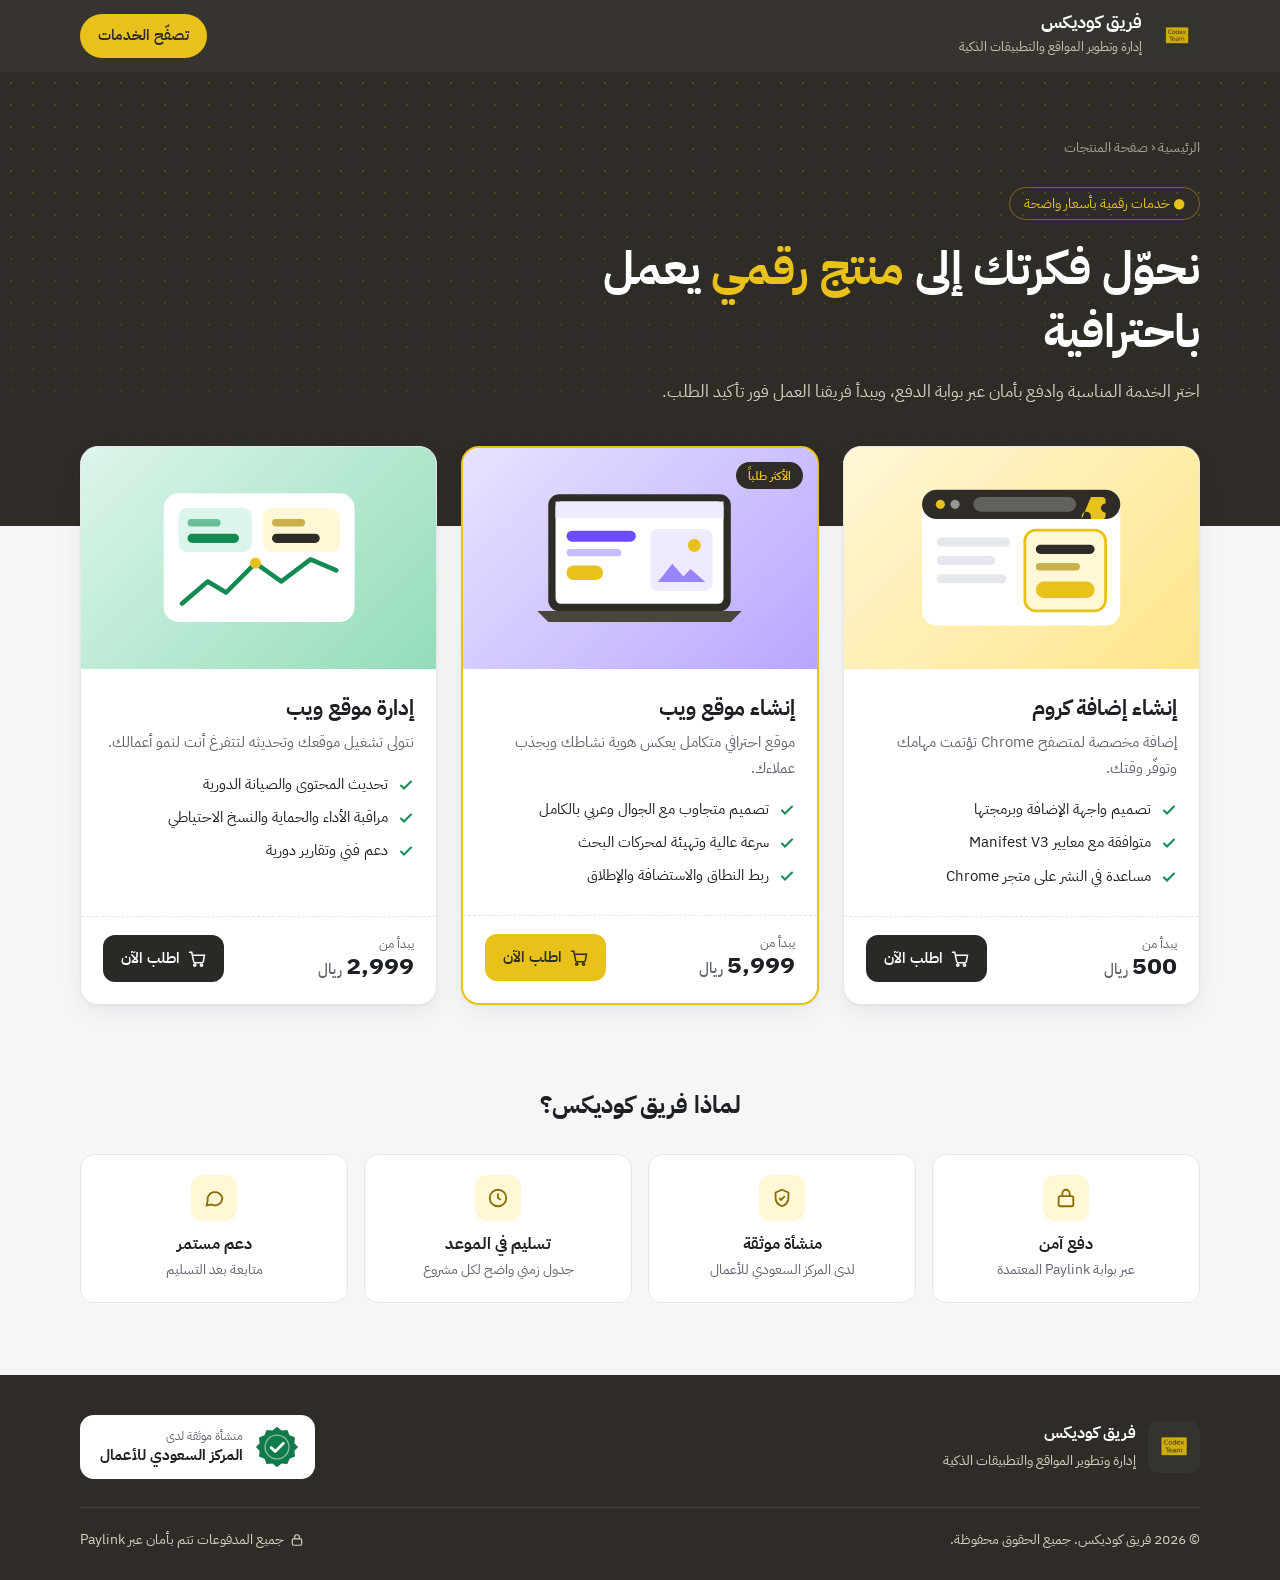
<file: index.html>
<!doctype html>
<html lang="ar" dir="rtl">
<head>
<meta charset="utf-8">
<meta name="viewport" content="width=device-width, initial-scale=1">
<title>فريق كوديكس | خدماتنا</title>
<meta name="description" content="فريق كوديكس — إدارة وتطوير المواقع والتطبيقات الذكية. اطلب خدمتك وادفع بأمان.">
<link rel="icon" href="assets/logo.png">
<link rel="preconnect" href="https://fonts.googleapis.com">
<link rel="preconnect" href="https://fonts.gstatic.com" crossorigin>
<link href="https://fonts.googleapis.com/css2?family=IBM+Plex+Sans+Arabic:wght@400;500;600;700&display=swap" rel="stylesheet">
<style>
  :root {
    --bg: #f5f6f8;
    --surface: #ffffff;
    --ink: #1c1f24;
    --muted: #5d6470;
    --line: #e4e7ec;
    --brand: #e8c21a;       /* أصفر الشعار */
    --brand-ink: #2f2c27;   /* خلفية الشعار */
    --accent: #2b2925;
    --ok: #138a52;
    --radius: 18px;
    --shadow: 0 1px 2px rgba(16,24,40,.05), 0 8px 24px rgba(16,24,40,.06);
  }
  * { box-sizing: border-box; margin: 0; padding: 0; }
  html { scroll-behavior: smooth; }
  body {
    font-family: "IBM Plex Sans Arabic", system-ui, sans-serif;
    background: var(--bg);
    color: var(--ink);
    line-height: 1.7;
    -webkit-font-smoothing: antialiased;
  }
  a { color: inherit; text-decoration: none; }
  .wrap { max-width: 1160px; margin: 0 auto; padding: 0 20px; }

  /* الهيدر */
  header {
    position: sticky; top: 0; z-index: 10;
    background: rgba(47,44,39,.96);
    backdrop-filter: blur(8px);
    color: #fff;
  }
  .nav { display: flex; align-items: center; justify-content: space-between; height: 72px; gap: 16px; }
  .brand { display: flex; align-items: center; gap: 12px; }
  .brand img { width: 46px; height: 46px; border-radius: 10px; }
  .brand b { font-size: 1.15rem; display: block; line-height: 1.2; }
  .brand small { color: #c9c4b8; font-size: .82rem; }
  .nav-cta {
    background: var(--brand); color: var(--brand-ink);
    padding: 9px 18px; border-radius: 999px; font-weight: 600; font-size: .92rem;
    transition: transform .15s;
  }
  .nav-cta:hover { transform: translateY(-1px); }

  /* البطل */
  .hero {
    background: var(--brand-ink);
    color: #fff;
    padding: 64px 0 120px;
    position: relative; overflow: hidden;
  }
  .hero::before {
    content: ""; position: absolute; inset: 0;
    background-image: radial-gradient(rgba(232,194,26,.18) 1px, transparent 1px);
    background-size: 22px 22px;
    mask-image: linear-gradient(to bottom, #000 30%, transparent);
  }
  .hero .wrap { position: relative; }
  .pill {
    display: inline-flex; align-items: center; gap: 8px;
    border: 1px solid rgba(232,194,26,.4); color: var(--brand);
    padding: 4px 14px; border-radius: 999px; font-size: .85rem; margin-bottom: 18px;
  }
  .hero h1 { font-size: clamp(1.8rem, 4.5vw, 2.9rem); line-height: 1.35; font-weight: 700; max-width: 720px; }
  .hero h1 span { color: var(--brand); }
  .hero p { color: #d6d1c6; max-width: 600px; margin-top: 14px; font-size: 1.05rem; }
  .crumbs { font-size: .85rem; color: #a9a397; margin-bottom: 28px; }
  .crumbs a:hover { color: #fff; }

  /* المنتجات */
  .products { margin-top: -80px; position: relative; padding-bottom: 72px; }
  .grid { display: grid; grid-template-columns: repeat(3, 1fr); gap: 24px; }
  .card {
    background: var(--surface); border-radius: var(--radius);
    box-shadow: var(--shadow); border: 1px solid var(--line);
    display: flex; flex-direction: column; overflow: hidden;
    transition: transform .2s, box-shadow .2s;
  }
  .card:hover { transform: translateY(-4px); box-shadow: 0 2px 4px rgba(16,24,40,.06), 0 18px 40px rgba(16,24,40,.12); }
  .card.featured { border: 2px solid var(--brand); }
  .thumb { aspect-ratio: 16/10; display: grid; place-items: center; position: relative; }
  .thumb svg { width: 62%; height: auto; }
  .t1 { background: linear-gradient(135deg, #fff7d6, #ffe58a); }
  .t2 { background: linear-gradient(135deg, #e9e3ff, #b9a6ff); }
  .t3 { background: linear-gradient(135deg, #dcf5ea, #93dcb9); }
  .badge {
    position: absolute; top: 14px; right: 14px;
    background: var(--brand-ink); color: var(--brand);
    font-size: .78rem; font-weight: 600; padding: 3px 12px; border-radius: 999px;
  }
  .body { padding: 22px 22px 8px; flex: 1; }
  .body h2 { font-size: 1.3rem; font-weight: 700; }
  .body .sub { color: var(--muted); font-size: .93rem; margin-top: 4px; }
  .feats { list-style: none; margin-top: 16px; display: grid; gap: 8px; }
  .feats li { display: flex; gap: 10px; align-items: flex-start; font-size: .93rem; }
  .feats svg { flex: none; margin-top: 5px; color: var(--ok); }
  .foot {
    display: flex; align-items: center; justify-content: space-between; gap: 12px;
    padding: 18px 22px 22px; border-top: 1px dashed var(--line); margin-top: 18px;
  }
  .price { line-height: 1.2; }
  .price small { color: var(--muted); font-size: .8rem; display: block; }
  .price b { font-size: 1.55rem; font-weight: 700; }
  .price b span { font-size: .95rem; font-weight: 500; color: var(--muted); margin-inline-start: 4px; }
  .buy {
    display: inline-flex; align-items: center; gap: 8px;
    background: var(--accent); color: #fff;
    padding: 11px 18px; border-radius: 12px; font-weight: 600; font-size: .95rem;
    transition: background .15s;
    white-space: nowrap;
  }
  .buy:hover { background: #000; }
  .featured .buy { background: var(--brand); color: var(--brand-ink); }
  .featured .buy:hover { background: #d4af0e; }

  /* لماذا نحن */
  .why { padding: 8px 0 72px; }
  .why h3 { text-align: center; font-size: 1.5rem; margin-bottom: 28px; }
  .why-grid { display: grid; grid-template-columns: repeat(4, 1fr); gap: 16px; }
  .why-item {
    background: var(--surface); border: 1px solid var(--line); border-radius: 14px;
    padding: 20px; text-align: center;
  }
  .why-item .ic {
    width: 46px; height: 46px; border-radius: 12px; margin: 0 auto 10px;
    background: #fff7d6; color: #8a6d00; display: grid; place-items: center;
  }
  .why-item b { display: block; }
  .why-item p { color: var(--muted); font-size: .88rem; }

  /* الفوتر */
  footer { background: var(--brand-ink); color: #d6d1c6; padding: 40px 0 28px; }
  .f-top { display: flex; justify-content: space-between; align-items: center; gap: 24px; flex-wrap: wrap; }
  .f-brand { display: flex; gap: 12px; align-items: center; }
  .f-brand img { width: 52px; height: 52px; border-radius: 10px; }
  .f-brand b { color: #fff; display: block; }
  .f-brand small { font-size: .85rem; }
  .sbc {
    display: flex; align-items: center; gap: 12px;
    background: #fff; color: var(--ink);
    padding: 10px 16px 10px 20px; border-radius: 14px;
    transition: transform .15s;
  }
  .sbc:hover { transform: translateY(-2px); }
  .sbc .seal { width: 44px; height: 44px; flex: none; }
  .sbc small { display: block; color: var(--muted); font-size: .75rem; line-height: 1.3; }
  .sbc b { font-size: .92rem; line-height: 1.4; display: block; }
  .f-bottom {
    border-top: 1px solid rgba(255,255,255,.1); margin-top: 28px; padding-top: 20px;
    display: flex; justify-content: space-between; flex-wrap: wrap; gap: 8px; font-size: .86rem;
  }
  .secure { display: inline-flex; gap: 6px; align-items: center; }

  @media (max-width: 960px) {
    .grid { grid-template-columns: 1fr 1fr; }
    .why-grid { grid-template-columns: 1fr 1fr; }
  }
  @media (max-width: 640px) {
    .wrap { padding: 0 16px; }
    .grid, .why-grid { grid-template-columns: 1fr; }
    .brand small { display: none; }
    .hero { padding: 40px 0 100px; }
    .f-top { flex-direction: column; align-items: flex-start; }
    .f-bottom { flex-direction: column; }
  }
</style>
</head>
<body>

<header>
  <div class="wrap nav">
    <a class="brand" href="#">
      <img src="assets/logo.png" alt="شعار فريق كوديكس">
      <span><b>فريق كوديكس</b><small>إدارة وتطوير المواقع والتطبيقات الذكية</small></span>
    </a>
    <a class="nav-cta" href="#products">تصفّح الخدمات</a>
  </div>
</header>

<section class="hero">
  <div class="wrap">
    <nav class="crumbs"><a href="#">الرئيسية</a> ‹ صفحة المنتجات</nav>
    <span class="pill">● خدمات رقمية بأسعار واضحة</span>
    <h1>نحوّل فكرتك إلى <span>منتج رقمي</span> يعمل باحترافية</h1>
    <p>اختر الخدمة المناسبة وادفع بأمان عبر بوابة الدفع، ويبدأ فريقنا العمل فور تأكيد الطلب.</p>
  </div>
</section>

<main class="products" id="products">
  <div class="wrap grid">

    <!-- إضافة كروم -->
    <article class="card">
      <div class="thumb t1">
        <svg viewBox="0 0 120 90" fill="none" aria-hidden="true">
          <rect x="6" y="8" width="108" height="74" rx="8" fill="#fff"/>
          <rect x="6" y="8" width="108" height="16" rx="8" fill="#2f2c27"/>
          <circle cx="16" cy="16" r="2.5" fill="#e8c21a"/><circle cx="24" cy="16" r="2.5" fill="#fff" opacity=".5"/>
          <rect x="34" y="12" width="56" height="8" rx="4" fill="#fff" opacity=".25"/>
          <path d="M98 12h6a2 2 0 012 2v1.5a2.5 2.5 0 100 5V22a2 2 0 01-2 2h-6v-1.5a2.5 2.5 0 10-5 0V24" fill="#e8c21a"/>
          <rect x="62" y="30" width="44" height="44" rx="6" fill="#fff7d6" stroke="#e8c21a" stroke-width="1.5"/>
          <rect x="68" y="38" width="32" height="5" rx="2.5" fill="#2f2c27"/>
          <rect x="68" y="48" width="24" height="4" rx="2" fill="#c9b04a"/>
          <rect x="68" y="58" width="32" height="9" rx="4.5" fill="#e8c21a"/>
          <rect x="14" y="34" width="40" height="5" rx="2.5" fill="#e4e7ec"/>
          <rect x="14" y="44" width="32" height="5" rx="2.5" fill="#e4e7ec"/>
          <rect x="14" y="54" width="38" height="5" rx="2.5" fill="#e4e7ec"/>
        </svg>
      </div>
      <div class="body">
        <h2>إنشاء إضافة كروم</h2>
        <p class="sub">إضافة مخصصة لمتصفح Chrome تؤتمت مهامك وتوفّر وقتك.</p>
        <ul class="feats">
          <li><svg width="16" height="16" viewBox="0 0 16 16"><path d="M3 8.5l3 3 7-7" stroke="currentColor" stroke-width="2" fill="none" stroke-linecap="round"/></svg>تصميم واجهة الإضافة وبرمجتها</li>
          <li><svg width="16" height="16" viewBox="0 0 16 16"><path d="M3 8.5l3 3 7-7" stroke="currentColor" stroke-width="2" fill="none" stroke-linecap="round"/></svg>متوافقة مع معايير Manifest V3</li>
          <li><svg width="16" height="16" viewBox="0 0 16 16"><path d="M3 8.5l3 3 7-7" stroke="currentColor" stroke-width="2" fill="none" stroke-linecap="round"/></svg>مساعدة في النشر على متجر Chrome</li>
        </ul>
      </div>
      <div class="foot">
        <div class="price"><small>يبدأ من</small><b>500<span>ريال</span></b></div>
        <a class="buy" href="https://store.paylink.sa/CodexTeam/product/3112719100012533" target="_blank" rel="noopener">
          <svg width="18" height="18" viewBox="0 0 24 24" fill="none" stroke="currentColor" stroke-width="2" stroke-linecap="round"><circle cx="9" cy="20" r="1.5"/><circle cx="18" cy="20" r="1.5"/><path d="M2 3h3l2.6 12.4a2 2 0 002 1.6h8.8a2 2 0 002-1.6L22 7H6"/></svg>
          اطلب الآن
        </a>
      </div>
    </article>

    <!-- إنشاء موقع -->
    <article class="card featured">
      <div class="thumb t2">
        <span class="badge">الأكثر طلباً</span>
        <svg viewBox="0 0 120 90" fill="none" aria-hidden="true">
          <rect x="10" y="10" width="100" height="64" rx="6" fill="#2f2c27"/>
          <rect x="14" y="14" width="92" height="56" rx="3" fill="#fff"/>
          <rect x="14" y="14" width="92" height="9" fill="#efeaff"/>
          <rect x="20" y="30" width="38" height="6" rx="3" fill="#6d4cff"/>
          <rect x="20" y="40" width="30" height="4" rx="2" fill="#c8bcff"/>
          <rect x="20" y="49" width="20" height="8" rx="4" fill="#e8c21a"/>
          <rect x="66" y="29" width="34" height="34" rx="4" fill="#efeaff"/>
          <path d="M70 58l8-10 6 7 4-4 8 7z" fill="#9b84ff"/>
          <circle cx="90" cy="38" r="3.5" fill="#e8c21a"/>
          <path d="M4 74h112l-6 6H10z" fill="#4a463e"/>
        </svg>
      </div>
      <div class="body">
        <h2>إنشاء موقع ويب</h2>
        <p class="sub">موقع احترافي متكامل يعكس هوية نشاطك ويجذب عملاءك.</p>
        <ul class="feats">
          <li><svg width="16" height="16" viewBox="0 0 16 16"><path d="M3 8.5l3 3 7-7" stroke="currentColor" stroke-width="2" fill="none" stroke-linecap="round"/></svg>تصميم متجاوب مع الجوال وعربي بالكامل</li>
          <li><svg width="16" height="16" viewBox="0 0 16 16"><path d="M3 8.5l3 3 7-7" stroke="currentColor" stroke-width="2" fill="none" stroke-linecap="round"/></svg>سرعة عالية وتهيئة لمحركات البحث</li>
          <li><svg width="16" height="16" viewBox="0 0 16 16"><path d="M3 8.5l3 3 7-7" stroke="currentColor" stroke-width="2" fill="none" stroke-linecap="round"/></svg>ربط النطاق والاستضافة والإطلاق</li>
        </ul>
      </div>
      <div class="foot">
        <div class="price"><small>يبدأ من</small><b>5,999<span>ريال</span></b></div>
        <a class="buy" href="https://store.paylink.sa/CodexTeam/product/917363100012533" target="_blank" rel="noopener">
          <svg width="18" height="18" viewBox="0 0 24 24" fill="none" stroke="currentColor" stroke-width="2" stroke-linecap="round"><circle cx="9" cy="20" r="1.5"/><circle cx="18" cy="20" r="1.5"/><path d="M2 3h3l2.6 12.4a2 2 0 002 1.6h8.8a2 2 0 002-1.6L22 7H6"/></svg>
          اطلب الآن
        </a>
      </div>
    </article>

    <!-- إدارة موقع -->
    <article class="card">
      <div class="thumb t3">
        <svg viewBox="0 0 120 90" fill="none" aria-hidden="true">
          <rect x="8" y="10" width="104" height="70" rx="8" fill="#fff"/>
          <rect x="16" y="18" width="40" height="24" rx="5" fill="#dcf5ea"/>
          <rect x="21" y="24" width="18" height="4" rx="2" fill="#6bbf98"/>
          <rect x="21" y="32" width="28" height="5" rx="2.5" fill="#138a52"/>
          <rect x="62" y="18" width="42" height="24" rx="5" fill="#fff7d6"/>
          <rect x="67" y="24" width="18" height="4" rx="2" fill="#c9b04a"/>
          <rect x="67" y="32" width="26" height="5" rx="2.5" fill="#2f2c27"/>
          <path d="M18 70l14-12 10 6 16-16 14 10 16-12 14 6" stroke="#138a52" stroke-width="2.5" fill="none" stroke-linecap="round" stroke-linejoin="round"/>
          <circle cx="58" cy="48" r="3" fill="#e8c21a"/>
        </svg>
      </div>
      <div class="body">
        <h2>إدارة موقع ويب</h2>
        <p class="sub">نتولى تشغيل موقعك وتحديثه لتتفرغ أنت لنمو أعمالك.</p>
        <ul class="feats">
          <li><svg width="16" height="16" viewBox="0 0 16 16"><path d="M3 8.5l3 3 7-7" stroke="currentColor" stroke-width="2" fill="none" stroke-linecap="round"/></svg>تحديث المحتوى والصيانة الدورية</li>
          <li><svg width="16" height="16" viewBox="0 0 16 16"><path d="M3 8.5l3 3 7-7" stroke="currentColor" stroke-width="2" fill="none" stroke-linecap="round"/></svg>مراقبة الأداء والحماية والنسخ الاحتياطي</li>
          <li><svg width="16" height="16" viewBox="0 0 16 16"><path d="M3 8.5l3 3 7-7" stroke="currentColor" stroke-width="2" fill="none" stroke-linecap="round"/></svg>دعم فني وتقارير دورية</li>
        </ul>
      </div>
      <div class="foot">
        <div class="price"><small>يبدأ من</small><b>2,999<span>ريال</span></b></div>
        <a class="buy" href="https://store.paylink.sa/CodexTeam/product/917369100012533" target="_blank" rel="noopener">
          <svg width="18" height="18" viewBox="0 0 24 24" fill="none" stroke="currentColor" stroke-width="2" stroke-linecap="round"><circle cx="9" cy="20" r="1.5"/><circle cx="18" cy="20" r="1.5"/><path d="M2 3h3l2.6 12.4a2 2 0 002 1.6h8.8a2 2 0 002-1.6L22 7H6"/></svg>
          اطلب الآن
        </a>
      </div>
    </article>

  </div>
</main>

<section class="why">
  <div class="wrap">
    <h3>لماذا فريق كوديكس؟</h3>
    <div class="why-grid">
      <div class="why-item">
        <div class="ic"><svg width="22" height="22" viewBox="0 0 24 24" fill="none" stroke="currentColor" stroke-width="2"><rect x="4" y="10" width="16" height="11" rx="2"/><path d="M8 10V7a4 4 0 018 0v3"/></svg></div>
        <b>دفع آمن</b><p>عبر بوابة Paylink المعتمدة</p>
      </div>
      <div class="why-item">
        <div class="ic"><svg width="22" height="22" viewBox="0 0 24 24" fill="none" stroke="currentColor" stroke-width="2"><path d="M12 3l7 3v6c0 4.5-3 7.5-7 9-4-1.5-7-4.5-7-9V6z"/><path d="M9 12l2 2 4-4"/></svg></div>
        <b>منشأة موثقة</b><p>لدى المركز السعودي للأعمال</p>
      </div>
      <div class="why-item">
        <div class="ic"><svg width="22" height="22" viewBox="0 0 24 24" fill="none" stroke="currentColor" stroke-width="2"><circle cx="12" cy="12" r="9"/><path d="M12 7v5l3 2"/></svg></div>
        <b>تسليم في الموعد</b><p>جدول زمني واضح لكل مشروع</p>
      </div>
      <div class="why-item">
        <div class="ic"><svg width="22" height="22" viewBox="0 0 24 24" fill="none" stroke="currentColor" stroke-width="2"><path d="M21 12a8 8 0 01-11.6 7.1L4 20l1-4.6A8 8 0 1121 12z"/></svg></div>
        <b>دعم مستمر</b><p>متابعة بعد التسليم</p>
      </div>
    </div>
  </div>
</section>

<footer>
  <div class="wrap">
    <div class="f-top">
      <div class="f-brand">
        <img src="assets/logo.png" alt="شعار فريق كوديكس">
        <div><b>فريق كوديكس</b><small>إدارة وتطوير المواقع والتطبيقات الذكية</small></div>
      </div>

      <!-- ضع رابط شهادة التوثيق الخاصة بك من المركز السعودي للأعمال مكان # -->
      <a class="sbc" href="#" target="_blank" rel="noopener" title="التحقق من توثيق المنشأة">
        <svg class="seal" viewBox="0 0 48 48" aria-hidden="true">
          <path d="M24 2l5 4 6.3-.6 2.4 5.9 5.9 2.4L43 20l4 4-4 4 .6 6.3-5.9 2.4-2.4 5.9L29 42l-5 4-5-4-6.3.6-2.4-5.9-5.9-2.4L5 28l-4-4 4-4-.6-6.3 5.9-2.4 2.4-5.9L19 6z" fill="#0f7a4a"/>
          <circle cx="24" cy="24" r="13" fill="none" stroke="#fff" stroke-width="1.5" opacity=".5"/>
          <path d="M17.5 24.5l4.5 4.5 9-9" stroke="#fff" stroke-width="3" fill="none" stroke-linecap="round" stroke-linejoin="round"/>
        </svg>
        <span>
          <small>منشأة موثقة لدى</small>
          <b>المركز السعودي للأعمال</b>
        </span>
      </a>
    </div>

    <div class="f-bottom">
      <span>© <span id="y">2026</span> فريق كوديكس. جميع الحقوق محفوظة.</span>
      <span class="secure">
        <svg width="14" height="14" viewBox="0 0 24 24" fill="none" stroke="currentColor" stroke-width="2"><rect x="4" y="10" width="16" height="11" rx="2"/><path d="M8 10V7a4 4 0 018 0v3"/></svg>
        جميع المدفوعات تتم بأمان عبر Paylink
      </span>
    </div>
  </div>
</footer>

<script>document.getElementById('y').textContent = new Date().getFullYear();</script>
</body>
</html>
</file>
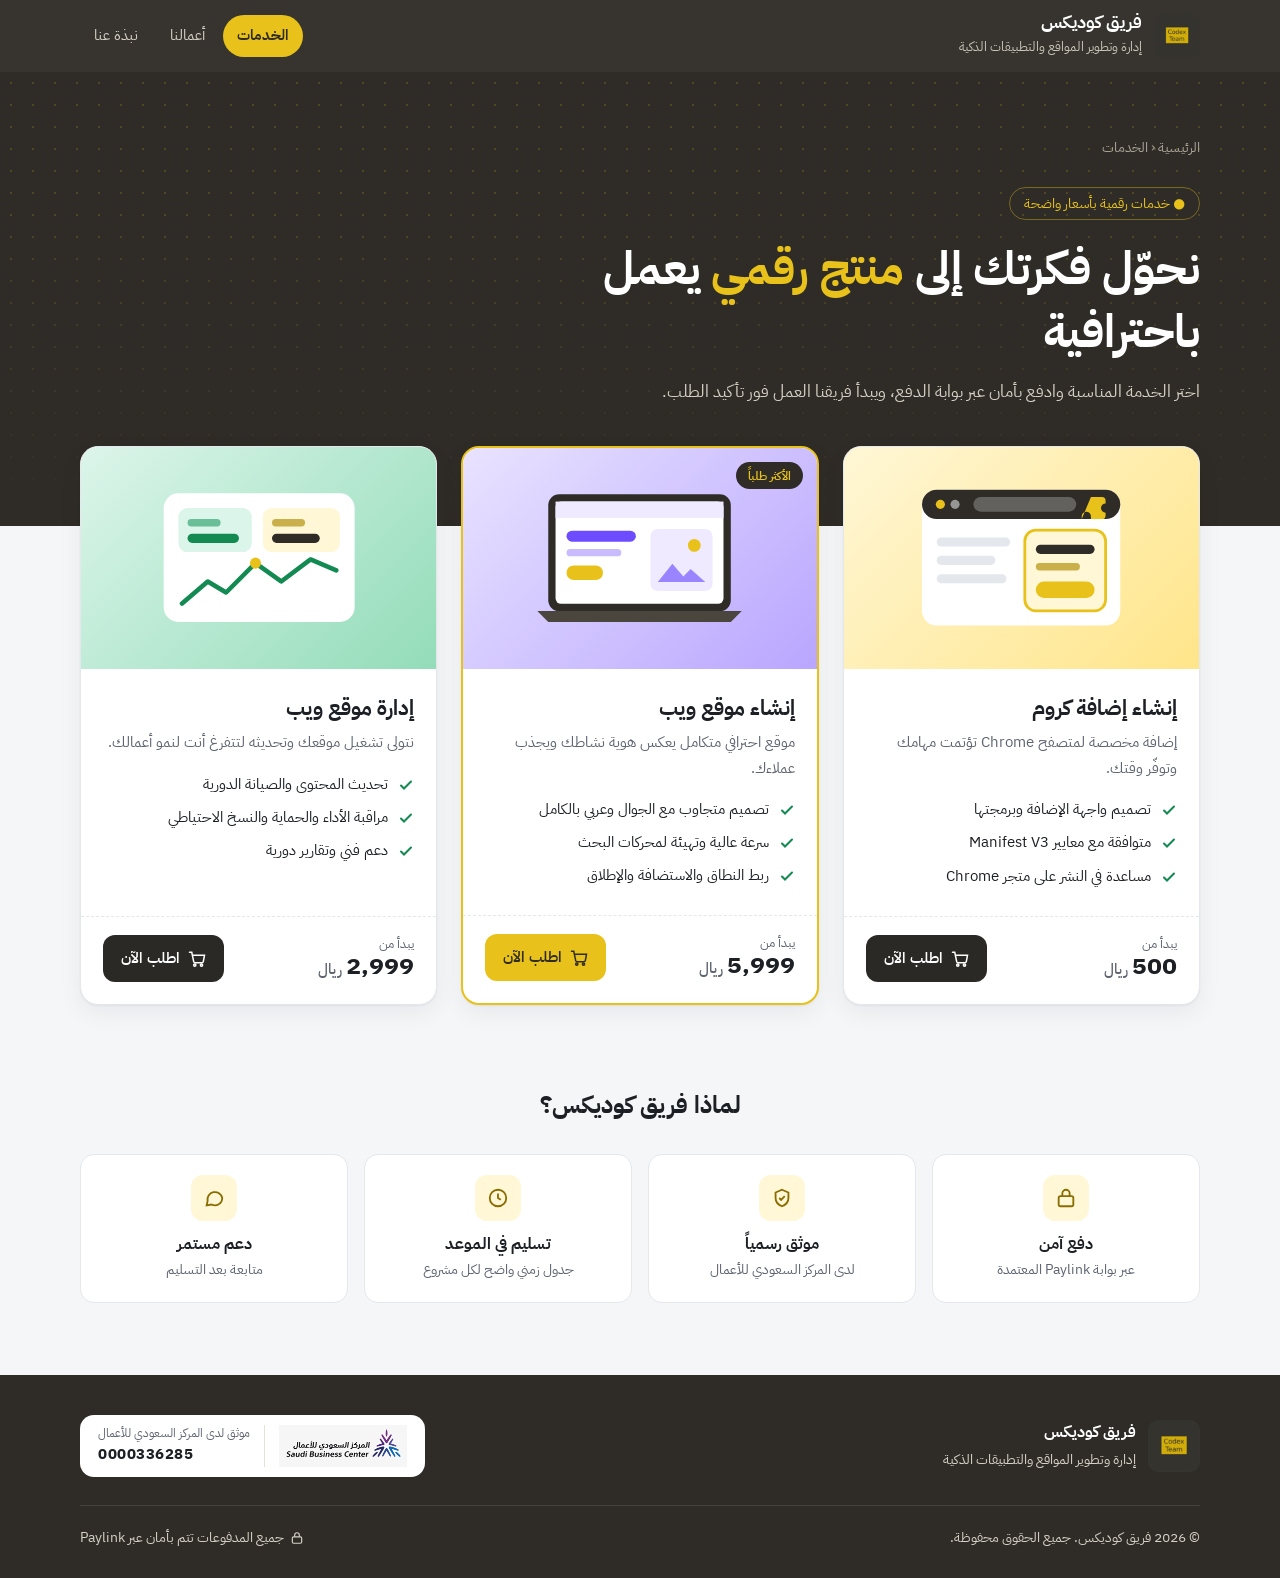
<file: docs/index.html>
<!doctype html>
<html lang="ar" dir="rtl">
<head>
<meta charset="utf-8">
<meta name="viewport" content="width=device-width, initial-scale=1">
<title>فريق كوديكس | خدماتنا</title>
<meta name="description" content="فريق كوديكس — إدارة وتطوير المواقع والتطبيقات الذكية. اطلب خدمتك وادفع بأمان.">
<link rel="icon" href="assets/logo.png">
<meta property="og:type" content="website">
<meta property="og:site_name" content="فريق كوديكس">
<meta property="og:locale" content="ar_SA">
<meta property="og:title" content="فريق كوديكس | خدماتنا">
<meta property="og:description" content="فريق كوديكس — إدارة وتطوير المواقع والتطبيقات الذكية. اطلب خدمتك وادفع بأمان.">
<meta property="og:url" content="https://icodex.team/">
<meta property="og:image" content="https://icodex.team/assets/logo.png">
<meta name="twitter:card" content="summary">
<link rel="preconnect" href="https://fonts.googleapis.com">
<link rel="preconnect" href="https://fonts.gstatic.com" crossorigin>
<link href="https://fonts.googleapis.com/css2?family=IBM+Plex+Sans+Arabic:wght@400;500;600;700&display=swap" rel="stylesheet">
<link rel="stylesheet" href="assets/style.css">
</head>
<body>

<header>
  <div class="wrap nav">
    <a class="brand" href="index.html">
      <img src="assets/logo.png" alt="شعار فريق كوديكس">
      <span><b>فريق كوديكس</b><small>إدارة وتطوير المواقع والتطبيقات الذكية</small></span>
    </a>
    <nav class="menu" aria-label="القائمة الرئيسية">
      <a href="index.html" aria-current="page">الخدمات</a>
      <a href="works.html">أعمالنا</a>
      <a href="about.html">نبذة عنا</a>
    </nav>
  </div>
</header>

<section class="hero">
  <div class="wrap">
    <nav class="crumbs"><a href="index.html">الرئيسية</a> ‹ الخدمات</nav>
    <span class="pill">● خدمات رقمية بأسعار واضحة</span>
    <h1>نحوّل فكرتك إلى <span>منتج رقمي</span> يعمل باحترافية</h1>
    <p>اختر الخدمة المناسبة وادفع بأمان عبر بوابة الدفع، ويبدأ فريقنا العمل فور تأكيد الطلب.</p>
  </div>
</section>

<main class="products" id="products">
  <div class="wrap grid">

    <!-- إضافة كروم -->
    <article class="card">
      <div class="thumb t1">
        <svg viewBox="0 0 120 90" fill="none" aria-hidden="true">
          <rect x="6" y="8" width="108" height="74" rx="8" fill="#fff"/>
          <rect x="6" y="8" width="108" height="16" rx="8" fill="#2f2c27"/>
          <circle cx="16" cy="16" r="2.5" fill="#e8c21a"/><circle cx="24" cy="16" r="2.5" fill="#fff" opacity=".5"/>
          <rect x="34" y="12" width="56" height="8" rx="4" fill="#fff" opacity=".25"/>
          <path d="M98 12h6a2 2 0 012 2v1.5a2.5 2.5 0 100 5V22a2 2 0 01-2 2h-6v-1.5a2.5 2.5 0 10-5 0V24" fill="#e8c21a"/>
          <rect x="62" y="30" width="44" height="44" rx="6" fill="#fff7d6" stroke="#e8c21a" stroke-width="1.5"/>
          <rect x="68" y="38" width="32" height="5" rx="2.5" fill="#2f2c27"/>
          <rect x="68" y="48" width="24" height="4" rx="2" fill="#c9b04a"/>
          <rect x="68" y="58" width="32" height="9" rx="4.5" fill="#e8c21a"/>
          <rect x="14" y="34" width="40" height="5" rx="2.5" fill="#e4e7ec"/>
          <rect x="14" y="44" width="32" height="5" rx="2.5" fill="#e4e7ec"/>
          <rect x="14" y="54" width="38" height="5" rx="2.5" fill="#e4e7ec"/>
        </svg>
      </div>
      <div class="body">
        <h2>إنشاء إضافة كروم</h2>
        <p class="sub">إضافة مخصصة لمتصفح Chrome تؤتمت مهامك وتوفّر وقتك.</p>
        <ul class="feats">
          <li><svg width="16" height="16" viewBox="0 0 16 16"><path d="M3 8.5l3 3 7-7" stroke="currentColor" stroke-width="2" fill="none" stroke-linecap="round"/></svg>تصميم واجهة الإضافة وبرمجتها</li>
          <li><svg width="16" height="16" viewBox="0 0 16 16"><path d="M3 8.5l3 3 7-7" stroke="currentColor" stroke-width="2" fill="none" stroke-linecap="round"/></svg>متوافقة مع معايير Manifest V3</li>
          <li><svg width="16" height="16" viewBox="0 0 16 16"><path d="M3 8.5l3 3 7-7" stroke="currentColor" stroke-width="2" fill="none" stroke-linecap="round"/></svg>مساعدة في النشر على متجر Chrome</li>
        </ul>
      </div>
      <div class="foot">
        <div class="price"><small>يبدأ من</small><b>500<span>ريال</span></b></div>
        <a class="buy" href="https://store.paylink.sa/CodexTeam/product/3112719100012533" target="_blank" rel="noopener">
          <svg width="18" height="18" viewBox="0 0 24 24" fill="none" stroke="currentColor" stroke-width="2" stroke-linecap="round"><circle cx="9" cy="20" r="1.5"/><circle cx="18" cy="20" r="1.5"/><path d="M2 3h3l2.6 12.4a2 2 0 002 1.6h8.8a2 2 0 002-1.6L22 7H6"/></svg>
          اطلب الآن
        </a>
      </div>
    </article>

    <!-- إنشاء موقع -->
    <article class="card featured">
      <div class="thumb t2">
        <span class="badge">الأكثر طلباً</span>
        <svg viewBox="0 0 120 90" fill="none" aria-hidden="true">
          <rect x="10" y="10" width="100" height="64" rx="6" fill="#2f2c27"/>
          <rect x="14" y="14" width="92" height="56" rx="3" fill="#fff"/>
          <rect x="14" y="14" width="92" height="9" fill="#efeaff"/>
          <rect x="20" y="30" width="38" height="6" rx="3" fill="#6d4cff"/>
          <rect x="20" y="40" width="30" height="4" rx="2" fill="#c8bcff"/>
          <rect x="20" y="49" width="20" height="8" rx="4" fill="#e8c21a"/>
          <rect x="66" y="29" width="34" height="34" rx="4" fill="#efeaff"/>
          <path d="M70 58l8-10 6 7 4-4 8 7z" fill="#9b84ff"/>
          <circle cx="90" cy="38" r="3.5" fill="#e8c21a"/>
          <path d="M4 74h112l-6 6H10z" fill="#4a463e"/>
        </svg>
      </div>
      <div class="body">
        <h2>إنشاء موقع ويب</h2>
        <p class="sub">موقع احترافي متكامل يعكس هوية نشاطك ويجذب عملاءك.</p>
        <ul class="feats">
          <li><svg width="16" height="16" viewBox="0 0 16 16"><path d="M3 8.5l3 3 7-7" stroke="currentColor" stroke-width="2" fill="none" stroke-linecap="round"/></svg>تصميم متجاوب مع الجوال وعربي بالكامل</li>
          <li><svg width="16" height="16" viewBox="0 0 16 16"><path d="M3 8.5l3 3 7-7" stroke="currentColor" stroke-width="2" fill="none" stroke-linecap="round"/></svg>سرعة عالية وتهيئة لمحركات البحث</li>
          <li><svg width="16" height="16" viewBox="0 0 16 16"><path d="M3 8.5l3 3 7-7" stroke="currentColor" stroke-width="2" fill="none" stroke-linecap="round"/></svg>ربط النطاق والاستضافة والإطلاق</li>
        </ul>
      </div>
      <div class="foot">
        <div class="price"><small>يبدأ من</small><b>5,999<span>ريال</span></b></div>
        <a class="buy" href="https://store.paylink.sa/CodexTeam/product/917363100012533" target="_blank" rel="noopener">
          <svg width="18" height="18" viewBox="0 0 24 24" fill="none" stroke="currentColor" stroke-width="2" stroke-linecap="round"><circle cx="9" cy="20" r="1.5"/><circle cx="18" cy="20" r="1.5"/><path d="M2 3h3l2.6 12.4a2 2 0 002 1.6h8.8a2 2 0 002-1.6L22 7H6"/></svg>
          اطلب الآن
        </a>
      </div>
    </article>

    <!-- إدارة موقع -->
    <article class="card">
      <div class="thumb t3">
        <svg viewBox="0 0 120 90" fill="none" aria-hidden="true">
          <rect x="8" y="10" width="104" height="70" rx="8" fill="#fff"/>
          <rect x="16" y="18" width="40" height="24" rx="5" fill="#dcf5ea"/>
          <rect x="21" y="24" width="18" height="4" rx="2" fill="#6bbf98"/>
          <rect x="21" y="32" width="28" height="5" rx="2.5" fill="#138a52"/>
          <rect x="62" y="18" width="42" height="24" rx="5" fill="#fff7d6"/>
          <rect x="67" y="24" width="18" height="4" rx="2" fill="#c9b04a"/>
          <rect x="67" y="32" width="26" height="5" rx="2.5" fill="#2f2c27"/>
          <path d="M18 70l14-12 10 6 16-16 14 10 16-12 14 6" stroke="#138a52" stroke-width="2.5" fill="none" stroke-linecap="round" stroke-linejoin="round"/>
          <circle cx="58" cy="48" r="3" fill="#e8c21a"/>
        </svg>
      </div>
      <div class="body">
        <h2>إدارة موقع ويب</h2>
        <p class="sub">نتولى تشغيل موقعك وتحديثه لتتفرغ أنت لنمو أعمالك.</p>
        <ul class="feats">
          <li><svg width="16" height="16" viewBox="0 0 16 16"><path d="M3 8.5l3 3 7-7" stroke="currentColor" stroke-width="2" fill="none" stroke-linecap="round"/></svg>تحديث المحتوى والصيانة الدورية</li>
          <li><svg width="16" height="16" viewBox="0 0 16 16"><path d="M3 8.5l3 3 7-7" stroke="currentColor" stroke-width="2" fill="none" stroke-linecap="round"/></svg>مراقبة الأداء والحماية والنسخ الاحتياطي</li>
          <li><svg width="16" height="16" viewBox="0 0 16 16"><path d="M3 8.5l3 3 7-7" stroke="currentColor" stroke-width="2" fill="none" stroke-linecap="round"/></svg>دعم فني وتقارير دورية</li>
        </ul>
      </div>
      <div class="foot">
        <div class="price"><small>يبدأ من</small><b>2,999<span>ريال</span></b></div>
        <a class="buy" href="https://store.paylink.sa/CodexTeam/product/917369100012533" target="_blank" rel="noopener">
          <svg width="18" height="18" viewBox="0 0 24 24" fill="none" stroke="currentColor" stroke-width="2" stroke-linecap="round"><circle cx="9" cy="20" r="1.5"/><circle cx="18" cy="20" r="1.5"/><path d="M2 3h3l2.6 12.4a2 2 0 002 1.6h8.8a2 2 0 002-1.6L22 7H6"/></svg>
          اطلب الآن
        </a>
      </div>
    </article>

  </div>
</main>

<section class="why">
  <div class="wrap">
    <h3>لماذا فريق كوديكس؟</h3>
    <div class="why-grid">
      <div class="why-item">
        <div class="ic"><svg width="22" height="22" viewBox="0 0 24 24" fill="none" stroke="currentColor" stroke-width="2"><rect x="4" y="10" width="16" height="11" rx="2"/><path d="M8 10V7a4 4 0 018 0v3"/></svg></div>
        <b>دفع آمن</b><p>عبر بوابة Paylink المعتمدة</p>
      </div>
      <div class="why-item">
        <div class="ic"><svg width="22" height="22" viewBox="0 0 24 24" fill="none" stroke="currentColor" stroke-width="2"><path d="M12 3l7 3v6c0 4.5-3 7.5-7 9-4-1.5-7-4.5-7-9V6z"/><path d="M9 12l2 2 4-4"/></svg></div>
        <b>موثق رسمياً</b><p>لدى المركز السعودي للأعمال</p>
      </div>
      <div class="why-item">
        <div class="ic"><svg width="22" height="22" viewBox="0 0 24 24" fill="none" stroke="currentColor" stroke-width="2"><circle cx="12" cy="12" r="9"/><path d="M12 7v5l3 2"/></svg></div>
        <b>تسليم في الموعد</b><p>جدول زمني واضح لكل مشروع</p>
      </div>
      <div class="why-item">
        <div class="ic"><svg width="22" height="22" viewBox="0 0 24 24" fill="none" stroke="currentColor" stroke-width="2"><path d="M21 12a8 8 0 01-11.6 7.1L4 20l1-4.6A8 8 0 1121 12z"/></svg></div>
        <b>دعم مستمر</b><p>متابعة بعد التسليم</p>
      </div>
    </div>
  </div>
</section>

<footer>
  <div class="wrap">
    <div class="f-top">
      <div class="f-brand">
        <img src="assets/logo.png" alt="شعار فريق كوديكس">
        <div><b>فريق كوديكس</b><small>إدارة وتطوير المواقع والتطبيقات الذكية</small></div>
      </div>

      <div class="sbc" title="موثق لدى المركز السعودي للأعمال">
        <img src="assets/sbc-logo.png" alt="المركز السعودي للأعمال" width="126" height="42">
        <span><small>موثق لدى المركز السعودي للأعمال</small><b dir="ltr">0000336285</b></span>
      </div>
    </div>

    <div class="f-bottom">
      <span>© <span id="y">2026</span> فريق كوديكس. جميع الحقوق محفوظة.</span>
      <span class="secure">
        <svg width="14" height="14" viewBox="0 0 24 24" fill="none" stroke="currentColor" stroke-width="2"><rect x="4" y="10" width="16" height="11" rx="2"/><path d="M8 10V7a4 4 0 018 0v3"/></svg>
        جميع المدفوعات تتم بأمان عبر Paylink
      </span>
    </div>
  </div>
</footer>

<script>document.getElementById('y').textContent = new Date().getFullYear();</script>
</body>
</html>
</file>
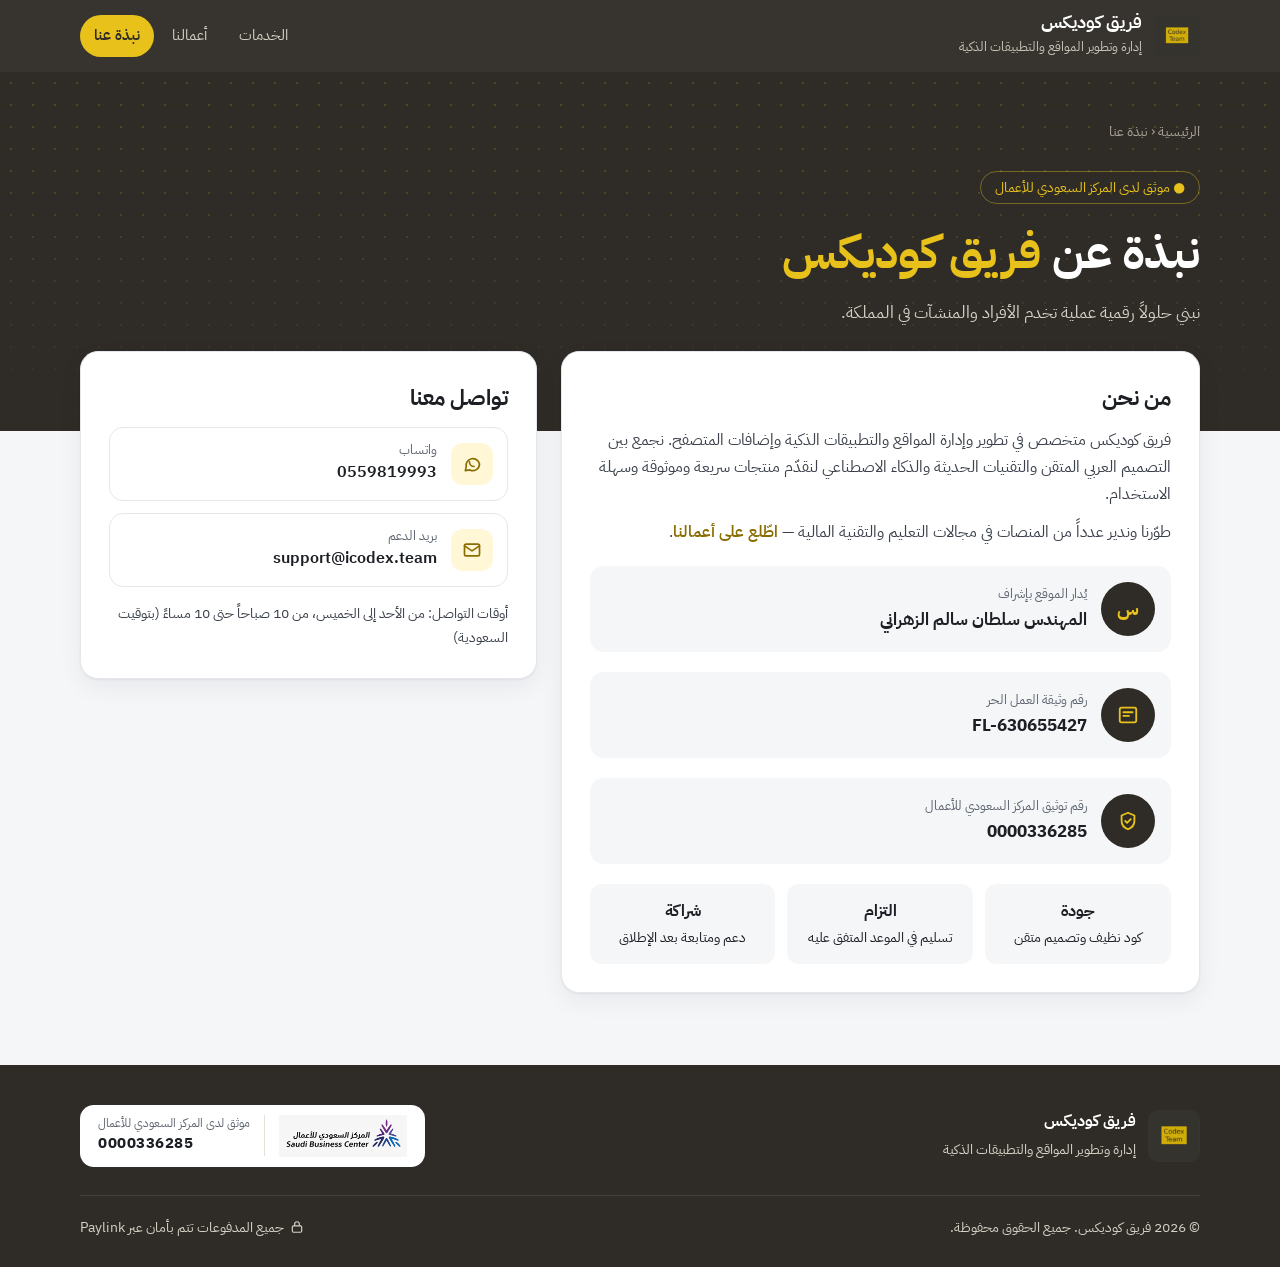
<file: docs/about.html>
<!doctype html>
<html lang="ar" dir="rtl">
<head>
<meta charset="utf-8">
<meta name="viewport" content="width=device-width, initial-scale=1">
<title>فريق كوديكس | نبذة عنا</title>
<meta name="description" content="تعرّف على فريق كوديكس وطرق التواصل معنا.">
<link rel="icon" href="assets/logo.png">
<meta property="og:type" content="website">
<meta property="og:site_name" content="فريق كوديكس">
<meta property="og:locale" content="ar_SA">
<meta property="og:title" content="فريق كوديكس | نبذة عنا">
<meta property="og:description" content="تعرّف على فريق كوديكس وطرق التواصل معنا.">
<meta property="og:url" content="https://icodex.team/about.html">
<meta property="og:image" content="https://icodex.team/assets/logo.png">
<meta name="twitter:card" content="summary">
<link rel="preconnect" href="https://fonts.googleapis.com">
<link rel="preconnect" href="https://fonts.gstatic.com" crossorigin>
<link href="https://fonts.googleapis.com/css2?family=IBM+Plex+Sans+Arabic:wght@400;500;600;700&display=swap" rel="stylesheet">
<link rel="stylesheet" href="assets/style.css">
</head>
<body>

<header>
  <div class="wrap nav">
    <a class="brand" href="index.html">
      <img src="assets/logo.png" alt="شعار فريق كوديكس">
      <span><b>فريق كوديكس</b><small>إدارة وتطوير المواقع والتطبيقات الذكية</small></span>
    </a>
    <nav class="menu" aria-label="القائمة الرئيسية">
      <a href="index.html">الخدمات</a>
      <a href="works.html">أعمالنا</a>
      <a href="about.html" aria-current="page">نبذة عنا</a>
    </nav>
  </div>
</header>

<section class="hero sm">
  <div class="wrap">
    <nav class="crumbs"><a href="index.html">الرئيسية</a> ‹ نبذة عنا</nav>
    <span class="pill">● موثق لدى المركز السعودي للأعمال</span>
    <h1>نبذة عن <span>فريق كوديكس</span></h1>
    <p>نبني حلولاً رقمية عملية تخدم الأفراد والمنشآت في المملكة.</p>
  </div>
</section>

<main class="products">
  <div class="wrap about">

    <section class="panel">
      <h2>من نحن</h2>
      <p>فريق كوديكس متخصص في تطوير وإدارة المواقع والتطبيقات الذكية وإضافات المتصفح. نجمع بين التصميم العربي المتقن والتقنيات الحديثة والذكاء الاصطناعي لنقدّم منتجات سريعة وموثوقة وسهلة الاستخدام.</p>
      <p>طوّرنا وندير عدداً من المنصات في مجالات التعليم والتقنية المالية — <a href="works.html" style="color:#8a6d00;font-weight:600">اطّلع على أعمالنا</a>.</p>

      <div class="owner">
        <div class="avatar">س</div>
        <div>
          <small>يُدار الموقع بإشراف</small>
          <b>المهندس سلطان سالم الزهراني</b>
        </div>
      </div>

      <div class="owner">
        <div class="avatar"><svg width="22" height="22" viewBox="0 0 24 24" fill="none" stroke="currentColor" stroke-width="2" stroke-linecap="round" stroke-linejoin="round"><rect x="3" y="4" width="18" height="16" rx="2"/><path d="M7 9h10M7 13h6"/></svg></div>
        <div>
          <small>رقم وثيقة العمل الحر</small>
          <b dir="ltr">FL-630655427</b>
        </div>
      </div>

      <div class="owner">
        <div class="avatar"><svg width="22" height="22" viewBox="0 0 24 24" fill="none" stroke="currentColor" stroke-width="2" stroke-linecap="round" stroke-linejoin="round"><path d="M12 3l7 3v6c0 4.5-3 7.5-7 9-4-1.5-7-4.5-7-9V6z"/><path d="M9 12l2 2 4-4"/></svg></div>
        <div>
          <small>رقم توثيق المركز السعودي للأعمال</small>
          <b dir="ltr">0000336285</b>
        </div>
      </div>

      <div class="values">
        <div><b>جودة</b>كود نظيف وتصميم متقن</div>
        <div><b>التزام</b>تسليم في الموعد المتفق عليه</div>
        <div><b>شراكة</b>دعم ومتابعة بعد الإطلاق</div>
      </div>
    </section>

    <aside class="panel">
      <h2>تواصل معنا</h2>
      <ul class="contact-list">
        <li>
          <a href="https://wa.me/966559819993" target="_blank" rel="noopener">
            <span class="ic"><svg width="20" height="20" viewBox="0 0 24 24" fill="none" stroke="currentColor" stroke-width="2" stroke-linecap="round" stroke-linejoin="round"><path d="M21 12a8 8 0 01-11.6 7.1L4 20l1-4.6A8 8 0 1121 12z"/><path d="M9 9.5c0 3 2.5 5.5 5.5 5.5"/></svg></span>
            <span><small>واتساب</small><b>0559819993</b></span>
          </a>
        </li>
        <li>
          <a href="mailto:support@icodex.team">
            <span class="ic"><svg width="20" height="20" viewBox="0 0 24 24" fill="none" stroke="currentColor" stroke-width="2" stroke-linecap="round" stroke-linejoin="round"><rect x="3" y="5" width="18" height="14" rx="2"/><path d="M3 7l9 6 9-6"/></svg></span>
            <span><small>بريد الدعم</small><b>support@icodex.team</b></span>
          </a>
        </li>
      </ul>
      <p class="hours">أوقات التواصل: من الأحد إلى الخميس، من 10 صباحاً حتى 10 مساءً (بتوقيت السعودية)</p>
    </aside>

  </div>
</main>

<footer>
  <div class="wrap">
    <div class="f-top">
      <div class="f-brand">
        <img src="assets/logo.png" alt="شعار فريق كوديكس">
        <div><b>فريق كوديكس</b><small>إدارة وتطوير المواقع والتطبيقات الذكية</small></div>
      </div>

      <div class="sbc" title="موثق لدى المركز السعودي للأعمال">
        <img src="assets/sbc-logo.png" alt="المركز السعودي للأعمال" width="126" height="42">
        <span><small>موثق لدى المركز السعودي للأعمال</small><b dir="ltr">0000336285</b></span>
      </div>
    </div>

    <div class="f-bottom">
      <span>© <span id="y">2026</span> فريق كوديكس. جميع الحقوق محفوظة.</span>
      <span class="secure">
        <svg width="14" height="14" viewBox="0 0 24 24" fill="none" stroke="currentColor" stroke-width="2"><rect x="4" y="10" width="16" height="11" rx="2"/><path d="M8 10V7a4 4 0 018 0v3"/></svg>
        جميع المدفوعات تتم بأمان عبر Paylink
      </span>
    </div>
  </div>
</footer>

<script>document.getElementById('y').textContent = new Date().getFullYear();</script>
</body>
</html>
</file>
<file: docs/assets/style.css>
:root {
    --bg: #f5f6f8;
    --surface: #ffffff;
    --ink: #1c1f24;
    --muted: #5d6470;
    --line: #e4e7ec;
    --brand: #e8c21a;       /* أصفر الشعار */
    --brand-ink: #2f2c27;   /* خلفية الشعار */
    --accent: #2b2925;
    --ok: #138a52;
    --radius: 18px;
    --shadow: 0 1px 2px rgba(16,24,40,.05), 0 8px 24px rgba(16,24,40,.06);
  }
  * { box-sizing: border-box; margin: 0; padding: 0; }
  html { scroll-behavior: smooth; }
  body {
    font-family: "IBM Plex Sans Arabic", system-ui, sans-serif;
    background: var(--bg);
    color: var(--ink);
    line-height: 1.7;
    -webkit-font-smoothing: antialiased;
  }
  a { color: inherit; text-decoration: none; }
  .wrap { max-width: 1160px; margin: 0 auto; padding: 0 20px; }

  /* الهيدر */
  header {
    position: sticky; top: 0; z-index: 10;
    background: rgba(47,44,39,.96);
    backdrop-filter: blur(8px);
    color: #fff;
  }
  .nav { display: flex; align-items: center; justify-content: space-between; height: 72px; gap: 16px; }
  .brand { display: flex; align-items: center; gap: 12px; }
  .brand img { width: 46px; height: 46px; border-radius: 10px; }
  .brand b { font-size: 1.15rem; display: block; line-height: 1.2; }
  .brand small { color: #c9c4b8; font-size: .82rem; }
  .nav-cta {
    background: var(--brand); color: var(--brand-ink);
    padding: 9px 18px; border-radius: 999px; font-weight: 600; font-size: .92rem;
    transition: transform .15s;
  }
  .nav-cta:hover { transform: translateY(-1px); }

  /* البطل */
  .hero {
    background: var(--brand-ink);
    color: #fff;
    padding: 64px 0 120px;
    position: relative; overflow: hidden;
  }
  .hero::before {
    content: ""; position: absolute; inset: 0;
    background-image: radial-gradient(rgba(232,194,26,.18) 1px, transparent 1px);
    background-size: 22px 22px;
    mask-image: linear-gradient(to bottom, #000 30%, transparent);
  }
  .hero .wrap { position: relative; }
  .pill {
    display: inline-flex; align-items: center; gap: 8px;
    border: 1px solid rgba(232,194,26,.4); color: var(--brand);
    padding: 4px 14px; border-radius: 999px; font-size: .85rem; margin-bottom: 18px;
  }
  .hero h1 { font-size: clamp(1.8rem, 4.5vw, 2.9rem); line-height: 1.35; font-weight: 700; max-width: 720px; }
  .hero h1 span { color: var(--brand); }
  .hero p { color: #d6d1c6; max-width: 600px; margin-top: 14px; font-size: 1.05rem; }
  .crumbs { font-size: .85rem; color: #a9a397; margin-bottom: 28px; }
  .crumbs a:hover { color: #fff; }

  /* المنتجات */
  .products { margin-top: -80px; position: relative; padding-bottom: 72px; }
  .grid { display: grid; grid-template-columns: repeat(3, 1fr); gap: 24px; }
  .card {
    background: var(--surface); border-radius: var(--radius);
    box-shadow: var(--shadow); border: 1px solid var(--line);
    display: flex; flex-direction: column; overflow: hidden;
    transition: transform .2s, box-shadow .2s;
  }
  .card:hover { transform: translateY(-4px); box-shadow: 0 2px 4px rgba(16,24,40,.06), 0 18px 40px rgba(16,24,40,.12); }
  .card.featured { border: 2px solid var(--brand); }
  .thumb { aspect-ratio: 16/10; display: grid; place-items: center; position: relative; }
  .thumb svg { width: 62%; height: auto; }
  .t1 { background: linear-gradient(135deg, #fff7d6, #ffe58a); }
  .t2 { background: linear-gradient(135deg, #e9e3ff, #b9a6ff); }
  .t3 { background: linear-gradient(135deg, #dcf5ea, #93dcb9); }
  .badge {
    position: absolute; top: 14px; right: 14px;
    background: var(--brand-ink); color: var(--brand);
    font-size: .78rem; font-weight: 600; padding: 3px 12px; border-radius: 999px;
  }
  .body { padding: 22px 22px 8px; flex: 1; }
  .body h2 { font-size: 1.3rem; font-weight: 700; }
  .body .sub { color: var(--muted); font-size: .93rem; margin-top: 4px; }
  .feats { list-style: none; margin-top: 16px; display: grid; gap: 8px; }
  .feats li { display: flex; gap: 10px; align-items: flex-start; font-size: .93rem; }
  .feats svg { flex: none; margin-top: 5px; color: var(--ok); }
  .foot {
    display: flex; align-items: center; justify-content: space-between; gap: 12px;
    padding: 18px 22px 22px; border-top: 1px dashed var(--line); margin-top: 18px;
  }
  .price { line-height: 1.2; }
  .price small { color: var(--muted); font-size: .8rem; display: block; }
  .price b { font-size: 1.55rem; font-weight: 700; }
  .price b span { font-size: .95rem; font-weight: 500; color: var(--muted); margin-inline-start: 4px; }
  .buy {
    display: inline-flex; align-items: center; gap: 8px;
    background: var(--accent); color: #fff;
    padding: 11px 18px; border-radius: 12px; font-weight: 600; font-size: .95rem;
    transition: background .15s;
    white-space: nowrap;
  }
  .buy:hover { background: #000; }
  .featured .buy { background: var(--brand); color: var(--brand-ink); }
  .featured .buy:hover { background: #d4af0e; }

  /* لماذا نحن */
  .why { padding: 8px 0 72px; }
  .why h3 { text-align: center; font-size: 1.5rem; margin-bottom: 28px; }
  .why-grid { display: grid; grid-template-columns: repeat(4, 1fr); gap: 16px; }
  .why-item {
    background: var(--surface); border: 1px solid var(--line); border-radius: 14px;
    padding: 20px; text-align: center;
  }
  .why-item .ic {
    width: 46px; height: 46px; border-radius: 12px; margin: 0 auto 10px;
    background: #fff7d6; color: #8a6d00; display: grid; place-items: center;
  }
  .why-item b { display: block; }
  .why-item p { color: var(--muted); font-size: .88rem; }

  /* الفوتر */
  footer { background: var(--brand-ink); color: #d6d1c6; padding: 40px 0 28px; }
  .f-top { display: flex; justify-content: space-between; align-items: center; gap: 24px; flex-wrap: wrap; }
  .f-brand { display: flex; gap: 12px; align-items: center; }
  .f-brand img { width: 52px; height: 52px; border-radius: 10px; }
  .f-brand b { color: #fff; display: block; }
  .f-brand small { font-size: .85rem; }
  .sbc {
    display: flex; align-items: center; gap: 14px;
    background: #fff; color: var(--ink);
    padding: 10px 18px; border-radius: 14px;
  }
  .sbc img { height: 42px; width: auto; display: block; }
  .sbc span { border-inline-start: 1px solid #e5e1d8; padding-inline-start: 14px; }
  .sbc small { display: block; color: var(--muted); font-size: .75rem; line-height: 1.4; }
  .sbc b { font-size: .92rem; display: block; letter-spacing: .5px; }
  .f-bottom {
    border-top: 1px solid rgba(255,255,255,.1); margin-top: 28px; padding-top: 20px;
    display: flex; justify-content: space-between; flex-wrap: wrap; gap: 8px; font-size: .86rem;
  }
  .secure { display: inline-flex; gap: 6px; align-items: center; }

  @media (max-width: 960px) {
    .grid { grid-template-columns: 1fr 1fr; }
    .why-grid { grid-template-columns: 1fr 1fr; }
  }
  @media (max-width: 640px) {
    .wrap { padding: 0 16px; }
    .grid, .why-grid { grid-template-columns: 1fr; }
    .brand small { display: none; }
    .hero { padding: 40px 0 100px; }
    .f-top { flex-direction: column; align-items: flex-start; }
    .f-bottom { flex-direction: column; }
  }

  /* القائمة */
  .menu { display: flex; gap: 4px; }
  .menu a {
    padding: 8px 14px; border-radius: 999px; font-size: .93rem; color: #d6d1c6;
    transition: background .15s, color .15s;
  }
  .menu a:hover { color: #fff; background: rgba(255,255,255,.08); }
  .menu a[aria-current="page"] { background: var(--brand); color: var(--brand-ink); font-weight: 600; }

  /* بطل الصفحات الداخلية */
  .hero.sm { padding: 48px 0 104px; }

  /* أعمالنا */
  .works { display: grid; grid-template-columns: repeat(3, 1fr); gap: 24px; }
  .shot {
    display: block; width: 100%; border: 0; padding: 0; cursor: zoom-in;
    aspect-ratio: 16/10; overflow: hidden; position: relative; background: #eef0f3;
    border-bottom: 1px solid var(--line);
  }
  .shot img { width: 100%; height: 100%; object-fit: cover; object-position: top; transition: transform .4s; display: block; }
  .shot:hover img { transform: scale(1.04); }
  .shot .zoom {
    position: absolute; bottom: 12px; left: 12px;
    background: rgba(28,31,36,.78); color: #fff; font: inherit; font-size: .8rem;
    padding: 4px 10px; border-radius: 999px; display: inline-flex; gap: 6px; align-items: center;
  }
  .domain { direction: ltr; display: inline-block; color: var(--muted); font-size: .88rem; margin-top: 2px; }
  .tag {
    display: inline-block; background: #fff7d6; color: #8a6d00;
    font-size: .78rem; font-weight: 600; padding: 2px 10px; border-radius: 999px; margin-bottom: 8px;
  }
  .visit { justify-content: center; width: 100%; }

  /* نافذة التكبير */
  .lightbox {
    border: 0; padding: 0; background: transparent; max-width: min(1200px, 94vw); max-height: 92vh;
    margin: auto;
  }
  .lightbox::backdrop { background: rgba(10,12,16,.82); backdrop-filter: blur(3px); }
  .lightbox img { display: block; max-width: 100%; max-height: 82vh; border-radius: 12px; box-shadow: 0 20px 60px rgba(0,0,0,.5); }
  .lb-bar { display: flex; justify-content: space-between; align-items: center; gap: 12px; margin-top: 12px; color: #fff; }
  .lb-bar a { color: var(--brand); font-weight: 600; }
  .lb-close {
    background: #fff; color: var(--ink); border: 0; font: inherit; font-weight: 600;
    padding: 7px 16px; border-radius: 999px; cursor: pointer;
  }

  /* نبذة عنا */
  .about { display: grid; grid-template-columns: 1.4fr 1fr; gap: 24px; align-items: start; }
  .panel { background: var(--surface); border: 1px solid var(--line); border-radius: var(--radius); box-shadow: var(--shadow); padding: 28px; }
  .panel h2 { font-size: 1.35rem; margin-bottom: 10px; }
  .panel p { color: #3b414b; }
  .panel p + p { margin-top: 10px; }
  .owner { display: flex; align-items: center; gap: 14px; margin: 20px 0 4px; padding: 16px; background: var(--bg); border-radius: 14px; }
  .avatar {
    width: 54px; height: 54px; border-radius: 50%; flex: none;
    background: var(--brand-ink); color: var(--brand); display: grid; place-items: center; font-weight: 700; font-size: 1.2rem;
  }
  .owner small { color: var(--muted); display: block; font-size: .82rem; }
  .owner b { font-size: 1.05rem; }
  .contact-list { list-style: none; display: grid; gap: 12px; margin-top: 6px; }
  .contact-list a {
    display: flex; align-items: center; gap: 14px; padding: 14px; border-radius: 14px;
    border: 1px solid var(--line); transition: border-color .15s, background .15s;
  }
  .contact-list a:hover { border-color: var(--brand); background: #fffcef; }
  .contact-list .ic {
    width: 42px; height: 42px; border-radius: 12px; flex: none;
    background: #fff7d6; color: #8a6d00; display: grid; place-items: center;
  }
  .contact-list small { display: block; color: var(--muted); font-size: .8rem; line-height: 1.3; }
  .contact-list b { direction: ltr; unicode-bidi: isolate; font-weight: 600; }
  .hours { margin-top: 14px; color: var(--muted); font-size: .9rem; font-weight: 400; line-height: 1.7; }
  .values { display: grid; grid-template-columns: repeat(3, 1fr); gap: 12px; margin-top: 20px; }
  .values div { background: var(--bg); border-radius: 12px; padding: 14px; text-align: center; font-size: .9rem; }
  .values b { display: block; font-size: 1rem; }

  @media (max-width: 960px) {
    .works { grid-template-columns: 1fr 1fr; }
    .about { grid-template-columns: 1fr; }
  }
  @media (max-width: 640px) {
    .works { grid-template-columns: 1fr; }
    .menu a { padding: 7px 10px; font-size: .86rem; }
    .brand b { font-size: 1rem; }
    .brand img { width: 40px; height: 40px; }
    .values { grid-template-columns: 1fr; }
  }

  /* منع الصور الكبيرة من توسيع أعمدة الشبكة */
  .grid > *, .works > *, .about > * { min-width: 0; }
</file>
